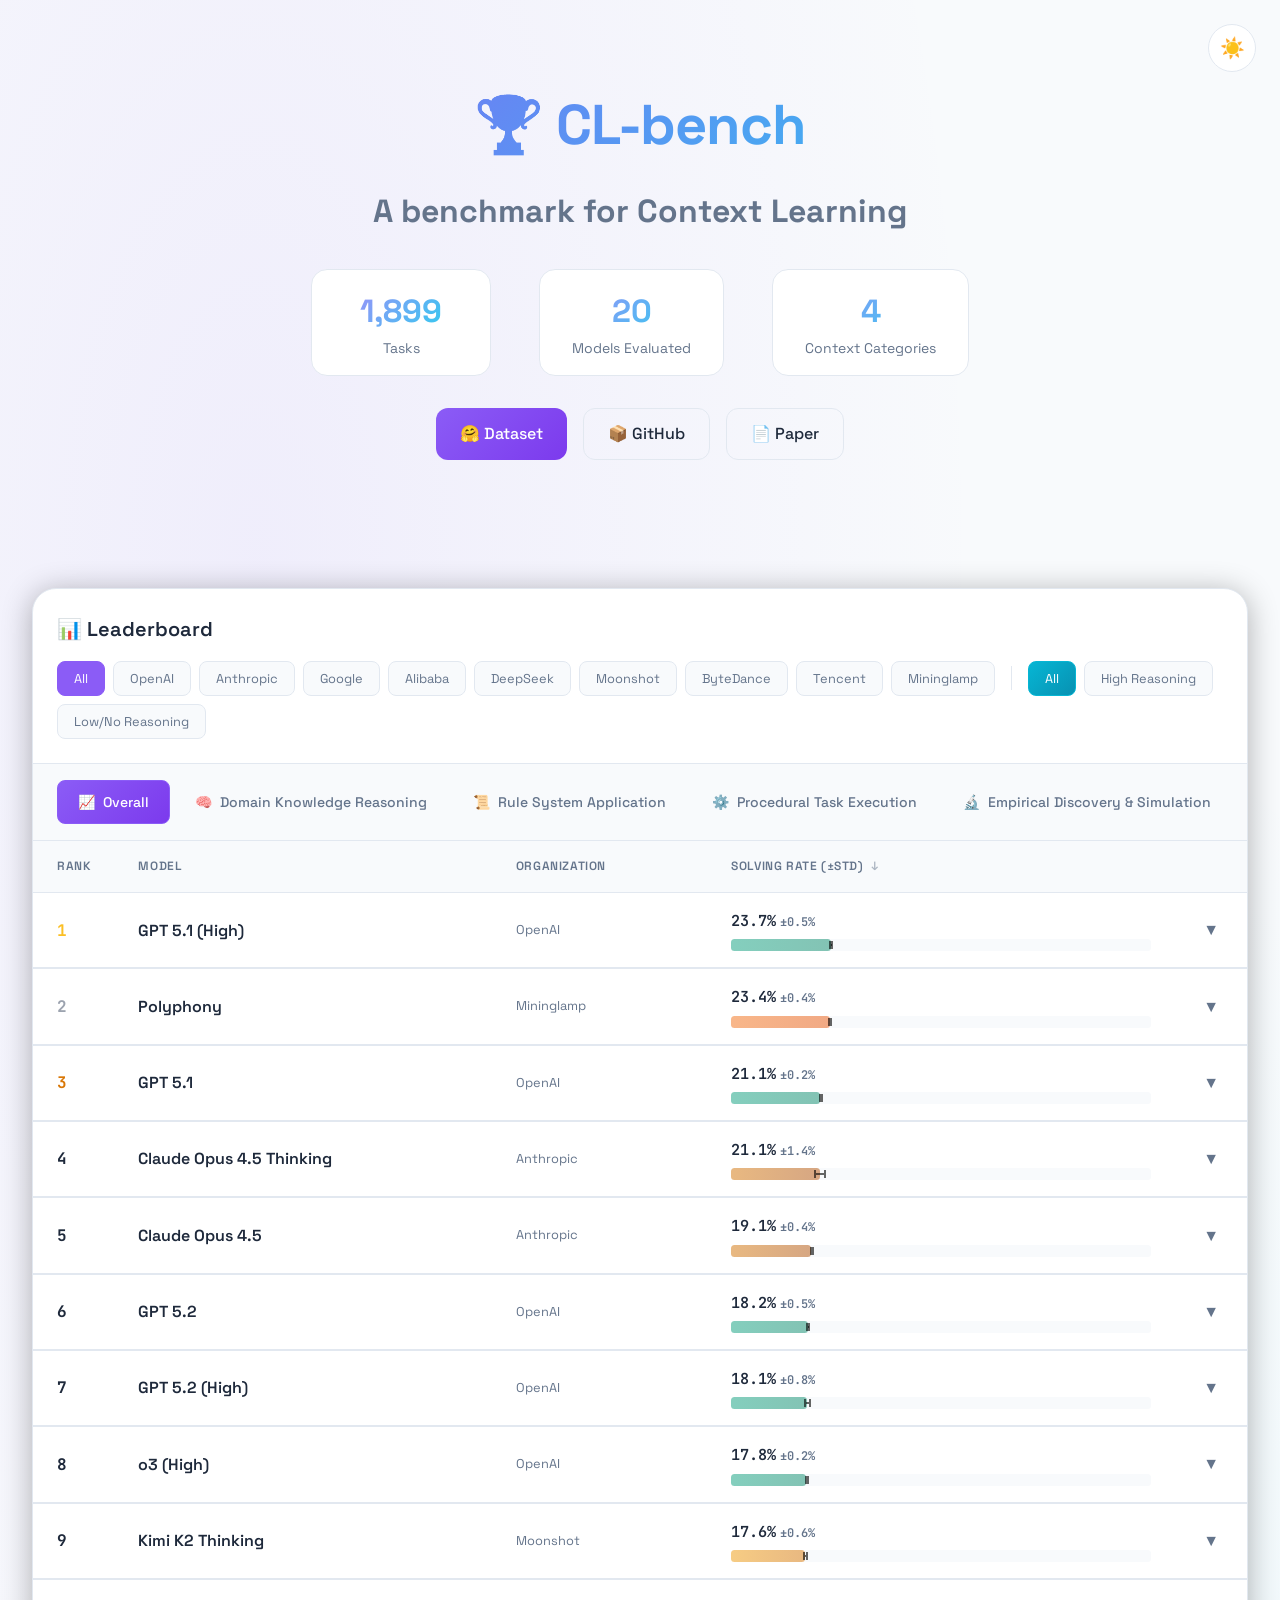
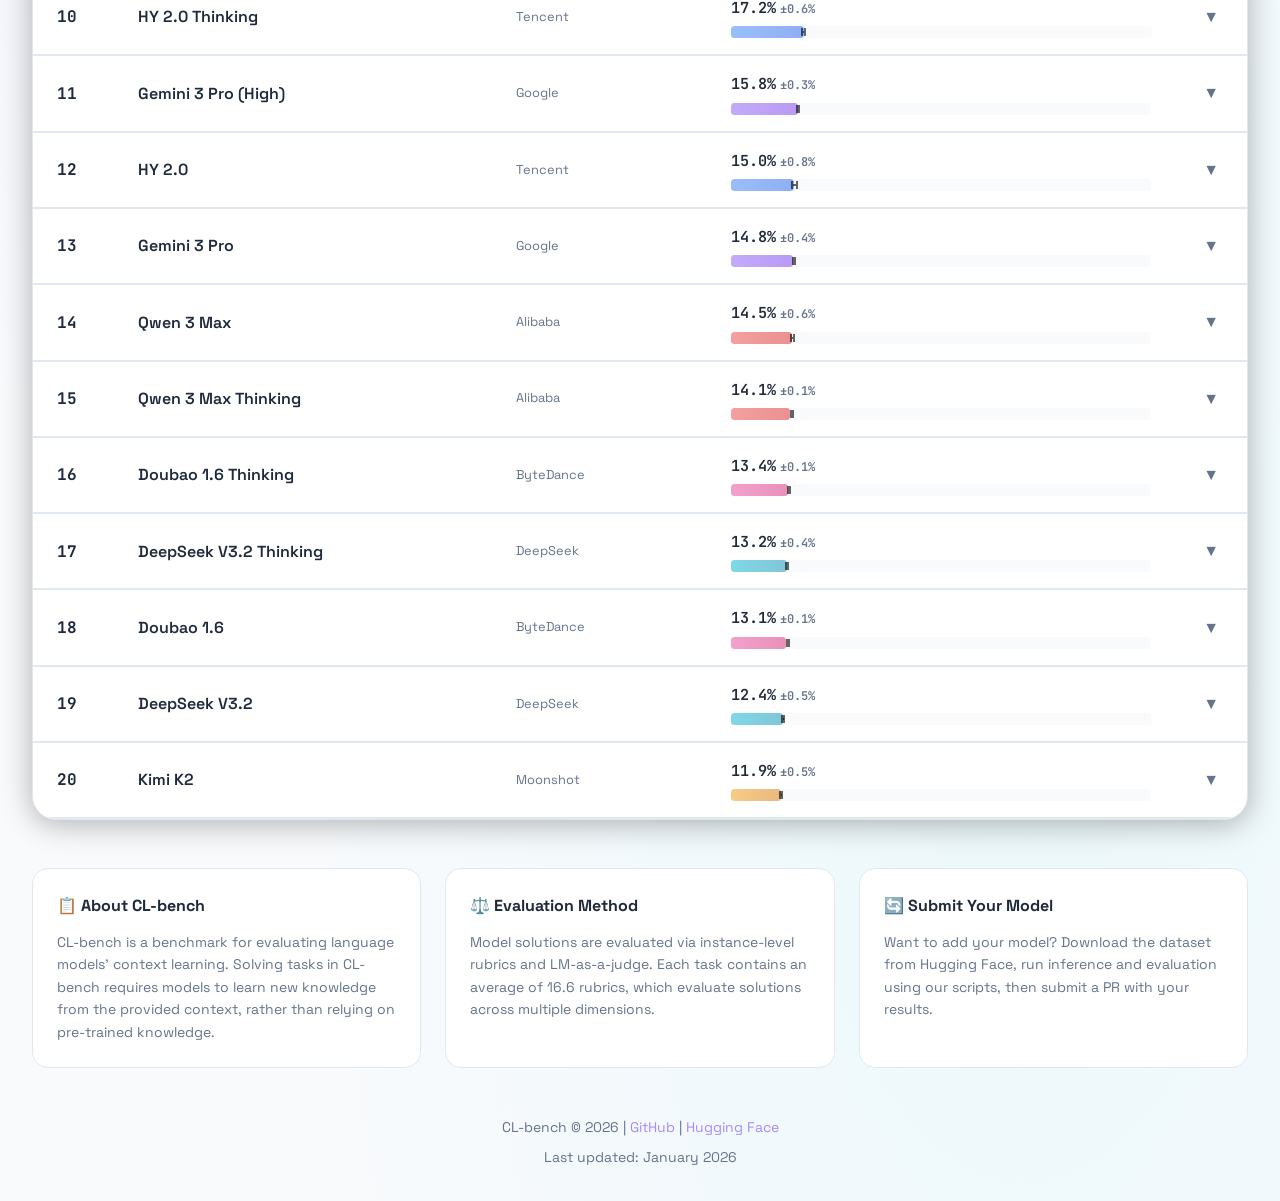
<file: leaderboard/index.html>
<!DOCTYPE html>
<html lang="en" data-theme="light">
<head>
    <meta charset="UTF-8">
    <meta name="viewport" content="width=device-width, initial-scale=1.0">
    <title>CL-bench Leaderboard</title>
    <link rel="preconnect" href="https://fonts.googleapis.com">
    <link rel="preconnect" href="https://fonts.gstatic.com" crossorigin>
    <link href="https://fonts.googleapis.com/css2?family=JetBrains+Mono:wght@400;500;600&family=Space+Grotesk:wght@400;500;600;700&display=swap" rel="stylesheet">
    <style>
        :root {
            --primary: #8b5cf6;
            --primary-dark: #7c3aed;
            --primary-light: #a78bfa;
            --bg: #0c0a1d;
            --bg-card: #1a1730;
            --bg-hover: #252140;
            --text: #f1f5f9;
            --text-secondary: #94a3b8;
            --border: #2e2a4a;
            --gold: #fbbf24;
            --silver: #9ca3af;
            --bronze: #d97706;
            --green: #10b981;
            --red: #ef4444;
            --cyan: #22d3ee;
        }

        [data-theme="light"] {
            --bg: #f8fafc;
            --bg-card: #ffffff;
            --bg-hover: #f1f5f9;
            --text: #1e293b;
            --text-secondary: #64748b;
            --border: #e2e8f0;
        }

        * {
            margin: 0;
            padding: 0;
            box-sizing: border-box;
        }

        body {
            font-family: 'Space Grotesk', -apple-system, BlinkMacSystemFont, sans-serif;
            background: var(--bg);
            color: var(--text);
            line-height: 1.6;
            min-height: 100vh;
            background-image: 
                radial-gradient(ellipse at 20% 20%, rgba(139, 92, 246, 0.08) 0%, transparent 50%),
                radial-gradient(ellipse at 80% 80%, rgba(34, 211, 238, 0.06) 0%, transparent 50%);
        }

        .container {
            max-width: 1400px;
            margin: 0 auto;
            padding: 2rem;
        }

        /* Header */
        header {
            text-align: center;
            margin-bottom: 3rem;
            padding: 3rem 0;
        }

        .logo {
            font-size: 3.5rem;
            font-weight: 700;
            background: linear-gradient(135deg, var(--primary) 0%, var(--cyan) 100%);
            -webkit-background-clip: text;
            -webkit-text-fill-color: transparent;
            background-clip: text;
            margin-bottom: 1rem;
            letter-spacing: -0.02em;
        }

        .tagline {
            font-size: 2rem;
            color: var(--text-secondary);
            max-width: 650px;
            margin: 0 auto 2rem;
        }

        .stats {
            display: flex;
            justify-content: center;
            gap: 3rem;
            margin-top: 2rem;
        }

        .stat {
            text-align: center;
            padding: 1rem 2rem;
            background: var(--bg-card);
            border-radius: 1rem;
            border: 1px solid var(--border);
            min-width: 180px;
        }

        .stat-value {
            font-size: 2rem;
            font-weight: 700;
            background: linear-gradient(135deg, var(--primary-light) 0%, var(--cyan) 100%);
            -webkit-background-clip: text;
            -webkit-text-fill-color: transparent;
            background-clip: text;
        }

        .stat-label {
            font-size: 0.875rem;
            color: var(--text-secondary);
        }

        /* Navigation */
        nav {
            display: flex;
            justify-content: center;
            gap: 1rem;
            margin-bottom: 2rem;
            flex-wrap: wrap;
        }

        .btn {
            display: inline-flex;
            align-items: center;
            gap: 0.5rem;
            padding: 0.75rem 1.5rem;
            background: linear-gradient(135deg, var(--primary) 0%, var(--primary-dark) 100%);
            color: white;
            text-decoration: none;
            border-radius: 0.75rem;
            font-weight: 500;
            transition: all 0.3s;
            border: none;
        }

        .btn:hover {
            transform: translateY(-2px);
            box-shadow: 0 8px 20px rgba(139, 92, 246, 0.4);
        }

        .btn-outline {
            background: transparent;
            border: 1px solid var(--border);
            color: var(--text);
        }

        .btn-outline:hover {
            background: var(--bg-card);
            border-color: var(--primary);
            box-shadow: 0 8px 20px rgba(139, 92, 246, 0.2);
        }

        /* Theme Toggle */
        .theme-toggle {
            position: fixed;
            top: 1.5rem;
            right: 1.5rem;
            z-index: 1000;
        }

        .theme-toggle-btn {
            display: flex;
            align-items: center;
            justify-content: center;
            width: 48px;
            height: 48px;
            background: var(--bg-card);
            border: 1px solid var(--border);
            border-radius: 50%;
            cursor: pointer;
            transition: all 0.3s;
            font-size: 1.25rem;
        }

        .theme-toggle-btn:hover {
            transform: scale(1.1);
            border-color: var(--primary);
            box-shadow: 0 4px 15px rgba(139, 92, 246, 0.3);
        }

        .theme-toggle-btn .icon-sun,
        .theme-toggle-btn .icon-moon {
            transition: opacity 0.3s, transform 0.3s;
        }

        .theme-toggle-btn .icon-sun {
            display: none;
        }

        [data-theme="light"] .theme-toggle-btn .icon-sun {
            display: block;
        }

        [data-theme="light"] .theme-toggle-btn .icon-moon {
            display: none;
        }

        /* Leaderboard */
        .leaderboard-section {
            background: var(--bg-card);
            border-radius: 1.5rem;
            overflow: hidden;
            border: 1px solid var(--border);
            box-shadow: 0 4px 30px rgba(0, 0, 0, 0.3);
        }

        .section-header {
            display: flex;
            justify-content: space-between;
            align-items: center;
            padding: 1.5rem;
            border-bottom: 1px solid var(--border);
            flex-wrap: wrap;
            gap: 1rem;
        }

        .section-title {
            font-size: 1.25rem;
            font-weight: 600;
        }

        /* Category Tabs */
        .category-tabs {
            display: flex;
            gap: 0.25rem;
            padding: 1rem 1.5rem;
            background: var(--bg);
            border-bottom: 1px solid var(--border);
            overflow-x: auto;
        }

        .category-tab {
            padding: 0.75rem 1.25rem;
            background: transparent;
            border: 1px solid transparent;
            color: var(--text-secondary);
            border-radius: 0.5rem;
            cursor: pointer;
            font-size: 0.875rem;
            font-weight: 500;
            transition: all 0.2s;
            white-space: nowrap;
            font-family: inherit;
        }

        .category-tab:hover {
            color: var(--text);
            background: var(--bg-card);
        }

        .category-tab.active {
            background: linear-gradient(135deg, var(--primary) 0%, var(--primary-dark) 100%);
            color: white;
            border-color: var(--primary);
        }

        .category-tab .tab-icon {
            margin-right: 0.5rem;
        }

        .filters {
            display: flex;
            gap: 0.5rem;
            flex-wrap: wrap;
            align-items: center;
        }

        .filter-divider {
            width: 1px;
            height: 24px;
            background: var(--border);
            margin: 0 0.5rem;
        }

        .filter-btn {
            padding: 0.5rem 1rem;
            background: var(--bg);
            border: 1px solid var(--border);
            color: var(--text-secondary);
            border-radius: 0.5rem;
            cursor: pointer;
            font-size: 0.8rem;
            transition: all 0.2s;
            font-family: inherit;
        }

        .filter-btn:hover, .filter-btn.active {
            background: var(--primary);
            border-color: var(--primary);
            color: white;
        }

        .filter-btn.reasoning-active {
            background: linear-gradient(135deg, #06b6d4 0%, #0891b2 100%);
            border-color: #06b6d4;
            color: white;
        }

        .filter-btn.reasoning-btn:hover:not(.reasoning-active) {
            background: var(--bg-hover);
            border-color: #06b6d4;
            color: var(--text);
        }

        /* Table */
        .table-container {
            overflow-x: auto;
        }

        table {
            width: 100%;
            border-collapse: collapse;
        }

        th, td {
            padding: 1rem 1.5rem;
            text-align: left;
        }

        th {
            background: var(--bg);
            font-weight: 600;
            font-size: 0.75rem;
            text-transform: uppercase;
            letter-spacing: 0.05em;
            color: var(--text-secondary);
            cursor: pointer;
            user-select: none;
            white-space: nowrap;
        }

        th:hover {
            color: var(--text);
        }

        th .sort-icon {
            margin-left: 0.25rem;
            opacity: 0.5;
        }

        th.sorted .sort-icon {
            opacity: 1;
            color: var(--primary);
        }

        tr {
            border-bottom: 1px solid var(--border);
            transition: background 0.2s;
        }

        tbody tr:hover {
            background: var(--bg-hover);
        }

        .rank {
            font-weight: 700;
            width: 60px;
            font-family: 'JetBrains Mono', monospace;
        }

        .rank-1 { color: var(--gold); }
        .rank-2 { color: var(--silver); }
        .rank-3 { color: var(--bronze); }

        .model-name {
            font-weight: 600;
        }

        .model-org {
            font-size: 0.8rem;
            color: var(--text-secondary);
        }

        .score {
            font-weight: 600;
            font-variant-numeric: tabular-nums;
            min-width: 300px;
        }

        .score-container {
            display: flex;
            flex-direction: column;
            gap: 0.375rem;
        }

        .score-text {
            display: flex;
            align-items: baseline;
            gap: 0.25rem;
            font-family: 'JetBrains Mono', monospace;
        }

        .score-value {
            font-weight: 600;
            font-size: 0.95rem;
        }

        .score-std {
            font-size: 0.75rem;
            color: var(--text-secondary);
        }

        .progress-wrapper {
            position: relative;
            width: 100%;
            height: 12px;
        }

        .progress-bg {
            position: absolute;
            top: 0;
            left: 0;
            width: 100%;
            height: 100%;
            background: var(--bg);
            border-radius: 3.5px;
        }

        .progress-bar {
            position: absolute;
            top: 0;
            left: 0;
            height: 100%;
            border-radius: 3.5px;
            transition: width 0.5s ease;
        }

        /* I-shaped error bar */
        .error-bar-container {
            position: absolute;
            top: 50%;
            transform: translateY(-50%);
            height: 16px;
            display: flex;
            align-items: center;
        }

        .error-bar-line {
            height: 2px;
            background: rgba(255, 255, 255, 0.85);
        }

        .error-bar-cap {
            width: 2px;
            height: 8px;
            background: rgba(225, 219, 219, 0.85);
            flex-shrink: 0;
        }

        [data-theme="light"] .error-bar-line {
            background: rgba(0, 0, 0, 0.6);
        }

        [data-theme="light"] .error-bar-cap {
            background: rgba(0, 0, 0, 0.6);
        }

        /* Color palette for different organizations */
        .bar-openai { background: linear-gradient(90deg, #10a37f 0%, #0d8c6c 100%); }
        .bar-anthropic { background: linear-gradient(90deg, #d97706 0%, #b45309 100%); }
        .bar-google { background: linear-gradient(90deg, #8b5cf6 0%, #7c3aed 100%); }
        .bar-alibaba { background: linear-gradient(90deg, #ef4444 0%, #dc2626 100%); }
        .bar-deepseek { background: linear-gradient(90deg, #06b6d4 0%, #0891b2 100%); }
        .bar-moonshot { background: linear-gradient(90deg, #f59e0b 0%, #d97706 100%); }
        .bar-bytedance { background: linear-gradient(90deg, #ec4899 0%, #db2777 100%); }
        .bar-tencent { background: linear-gradient(90deg, #3b82f6 0%, #2563eb 100%); }
        .bar-mininglamp { background: linear-gradient(90deg, #f97316 0%, #ea580c 100%); }

        /* Light mode: softer progress bars */
        [data-theme="light"] .progress-bar {
            opacity: 0.5;
        }

        [data-theme="light"] .mini-bar-fill {
            opacity: 0.5;
        }

        /* Mini category bars for expanded view */
        .mini-scores {
            display: none;
            grid-template-columns: repeat(4, 1fr);
            gap: 1rem;
            padding: 1rem 1.5rem;
            background: var(--bg);
            border-top: 1px solid var(--border);
        }

        .mini-scores.visible {
            display: grid;
        }

        .mini-score {
            background: var(--bg-card);
            padding: 0.75rem;
            border-radius: 0.5rem;
            border: 1px solid var(--border);
        }

        .mini-score-label {
            font-size: 0.7rem;
            color: var(--text-secondary);
            margin-bottom: 0.25rem;
            text-transform: uppercase;
            letter-spacing: 0.03em;
        }

        .mini-score-value {
            font-family: 'JetBrains Mono', monospace;
            font-size: 0.9rem;
            font-weight: 600;
        }

        .mini-bar {
            height: 4px;
            background: var(--bg);
            border-radius: 2px;
            margin-top: 0.5rem;
            overflow: hidden;
        }

        .mini-bar-fill {
            height: 100%;
            border-radius: 2px;
            transition: width 0.3s ease;
        }

        /* About Section */
        .about-section {
            margin-top: 3rem;
            display: grid;
            grid-template-columns: repeat(auto-fit, minmax(300px, 1fr));
            gap: 1.5rem;
        }

        .about-card {
            background: var(--bg-card);
            border: 1px solid var(--border);
            border-radius: 1rem;
            padding: 1.5rem;
            transition: all 0.3s;
        }

        .about-card:hover {
            border-color: var(--primary);
            transform: translateY(-2px);
        }

        .about-card h3 {
            font-size: 1rem;
            margin-bottom: 0.75rem;
            display: flex;
            align-items: center;
            gap: 0.5rem;
        }

        .about-card p {
            color: var(--text-secondary);
            font-size: 0.875rem;
        }

        /* Footer */
        footer {
            text-align: center;
            padding: 3rem 0 0 0;
            color: var(--text-secondary);
            font-size: 0.875rem;
        }

        footer a {
            color: var(--primary-light);
            text-decoration: none;
        }

        footer a:hover {
            text-decoration: underline;
        }

        /* Expand button */
        .expand-btn {
            background: none;
            border: none;
            color: var(--text-secondary);
            cursor: pointer;
            padding: 0.25rem;
            transition: all 0.2s;
            font-size: 1rem;
        }

        .expand-btn:hover {
            color: var(--primary);
        }

        .expand-btn.expanded {
            transform: rotate(180deg);
        }

        /* Responsive */
        @media (max-width: 768px) {
            .container {
                padding: 1rem;
            }

            .logo {
                font-size: 2.5rem;
            }

            .stats {
                gap: 1rem;
                flex-wrap: wrap;
            }

            .stat {
                padding: 0.75rem 1.25rem;
            }

            th, td {
                padding: 0.75rem 1rem;
            }

            .category-tabs {
                padding: 0.75rem 1rem;
            }

            .mini-scores {
                grid-template-columns: repeat(2, 1fr);
            }
        }
    </style>
</head>
<body>
    <!-- Theme Toggle Button -->
    <div class="theme-toggle">
        <button class="theme-toggle-btn" onclick="toggleTheme()" title="切换日间/夜间模式">
            <span class="icon-moon">🌙</span>
            <span class="icon-sun">☀️</span>
        </button>
    </div>

    <div class="container">
        <header>
            <h1 class="logo">🏆 CL-bench</h1>
            <h2 class="tagline">A benchmark for Context Learning</h2>
            
            <div class="stats">
                <div class="stat">
                    <div class="stat-value">1,899</div>
                    <div class="stat-label">Tasks</div>
                </div>
                <div class="stat">
                    <div class="stat-value" id="model-count">19</div>
                    <div class="stat-label">Models Evaluated</div>
                </div>
                <div class="stat">
                    <div class="stat-value">4</div>
                    <div class="stat-label">Context Categories</div>
                </div>
            </div>

            <nav style="margin-top: 2rem;">
                <a href="https://huggingface.co/datasets/tencent/CL-bench" class="btn" target="_blank">
                    🤗 Dataset
                </a>
                <a href="https://github.com/Tencent-Hunyuan/CL-bench" class="btn btn-outline" target="_blank">
                    📦 GitHub
                </a>
                <a href="TBD" class="btn btn-outline" target="_blank">
                    📄 Paper
                </a>
            </nav>
        </header>

        <section class="leaderboard-section">
            <div class="section-header">
                <h2 class="section-title">📊 Leaderboard</h2>
                <div class="filters">
                    <button class="filter-btn active" data-filter="all">All</button>
                    <button class="filter-btn" data-filter="OpenAI">OpenAI</button>
                    <button class="filter-btn" data-filter="Anthropic">Anthropic</button>
                    <button class="filter-btn" data-filter="Google">Google</button>
                    <button class="filter-btn" data-filter="Alibaba">Alibaba</button>
                    <button class="filter-btn" data-filter="DeepSeek">DeepSeek</button>
                    <button class="filter-btn" data-filter="Moonshot">Moonshot</button>
                    <button class="filter-btn" data-filter="ByteDance">ByteDance</button>
                    <button class="filter-btn" data-filter="Tencent">Tencent</button>
                    <button class="filter-btn" data-filter="Mininglamp">Mininglamp</button>
                    <div class="filter-divider"></div>
                    <button class="filter-btn reasoning-btn reasoning-active" data-reasoning="all">All</button>
                    <button class="filter-btn reasoning-btn" data-reasoning="high">High Reasoning</button>
                    <button class="filter-btn reasoning-btn" data-reasoning="low">Low/No Reasoning</button>
                </div>
            </div>

            <!-- Category Tabs -->
            <div class="category-tabs">
                <button class="category-tab active" data-category="overall">
                    <span class="tab-icon">📈</span>Overall
                </button>
                <button class="category-tab" data-category="domain">
                    <span class="tab-icon">🧠</span>Domain Knowledge Reasoning
                </button>
                <button class="category-tab" data-category="rule">
                    <span class="tab-icon">📜</span>Rule System Application
                </button>
                <button class="category-tab" data-category="procedural">
                    <span class="tab-icon">⚙️</span>Procedural Task Execution
                </button>
                <button class="category-tab" data-category="pattern">
                    <span class="tab-icon">🔬</span>Empirical Discovery & Simulation
                </button>
            </div>
            
            <div class="table-container">
                <table id="leaderboard">
                    <thead>
                        <tr>
                            <th>Rank</th>
                            <th>Model</th>
                            <th>Organization</th>
                            <th data-sort="score" id="score-header">Solving Rate (±std) <span class="sort-icon">↓</span></th>
                            <th style="width: 40px;"></th>
                        </tr>
                    </thead>
                    <tbody id="leaderboard-body">
                        <!-- Data will be inserted here -->
                    </tbody>
                </table>
            </div>
        </section>

        <section class="about-section">
            <div class="about-card">
                <h3>📋 About CL-bench</h3>
                <p>CL-bench is a benchmark for evaluating language models' context learning. Solving tasks in CL-bench requires models to learn new knowledge from the provided context, rather than relying on pre-trained knowledge.</p>
            </div>
            <div class="about-card">
                <h3>⚖️ Evaluation Method</h3>
                <p>Model solutions are evaluated via instance-level rubrics and LM-as-a-judge. Each task contains an average of 16.6 rubrics, which evaluate solutions across multiple dimensions.</p>
            </div>
            <div class="about-card">
                <h3>🔄 Submit Your Model</h3>
                <p>Want to add your model? Download the dataset from Hugging Face, run inference and evaluation using our scripts, then submit a PR with your results.</p>
            </div>
        </section>

        <footer>
            <p>CL-bench © 2026 | <a href="https://github.com/Tencent-Hunyuan/CL-bench"  target="_blank">GitHub</a> | <a href="https://huggingface.co/datasets/tencent/CL-bench"  target="_blank">Hugging Face</a></p>
            <p style="margin-top: 0.5rem;">Last updated: January 2026</p>
        </footer>
    </div>

    <script>
        // Theme toggle functionality
        function toggleTheme() {
            const html = document.documentElement;
            const currentTheme = html.getAttribute('data-theme');
            const newTheme = currentTheme === 'light' ? 'dark' : 'light';
            
            if (newTheme === 'dark') {
                html.removeAttribute('data-theme');
            } else {
                html.setAttribute('data-theme', newTheme);
            }
            
            // Save preference to localStorage
            localStorage.setItem('theme', newTheme);
        }

        // Load saved theme on page load
        (function() {
            const savedTheme = localStorage.getItem('theme');
            if (savedTheme === 'light') {
                document.documentElement.setAttribute('data-theme', 'light');
            }
        })();

        // Complete leaderboard data with context category scores
        const leaderboardData = [
            { model: "GPT 5.1 (High)", org: "OpenAI", overall: 0.237, overall_std: 0.005, domain: 0.253, domain_std: 0.013, rule: 0.237, rule_std: 0.013, procedural: 0.238, procedural_std: 0.014, pattern: 0.181, pattern_std: 0.031 },
            { model: "GPT 5.1", org: "OpenAI", overall: 0.211, overall_std: 0.002, domain: 0.224, domain_std: 0.007, rule: 0.210, rule_std: 0.007, procedural: 0.228, procedural_std: 0.013, pattern: 0.136, pattern_std: 0.010 },
            { model: "Claude Opus 4.5 Thinking", org: "Anthropic", overall: 0.211, overall_std: 0.014, domain: 0.237, domain_std: 0.012, rule: 0.190, rule_std: 0.015, procedural: 0.226, procedural_std: 0.015, pattern: 0.151, pattern_std: 0.023 },
            { model: "Claude Opus 4.5", org: "Anthropic", overall: 0.191, overall_std: 0.004, domain: 0.210, domain_std: 0.005, rule: 0.191, rule_std: 0.004, procedural: 0.195, procedural_std: 0.016, pattern: 0.114, pattern_std: 0.013 },
            { model: "GPT 5.2 (High)", org: "OpenAI", overall: 0.181, overall_std: 0.008, domain: 0.186, domain_std: 0.009, rule: 0.172, rule_std: 0.013, procedural: 0.214, procedural_std: 0.011, pattern: 0.117, pattern_std: 0.018 },
            { model: "GPT 5.2", org: "OpenAI", overall: 0.182, overall_std: 0.005, domain: 0.195, domain_std: 0.015, rule: 0.180, rule_std: 0.019, procedural: 0.191, procedural_std: 0.011, pattern: 0.121, pattern_std: 0.015 },
            { model: "o3 (High)", org: "OpenAI", overall: 0.178, overall_std: 0.002, domain: 0.180, domain_std: 0.014, rule: 0.176, rule_std: 0.011, procedural: 0.195, procedural_std: 0.004, pattern: 0.137, pattern_std: 0.008 },
            { model: "Kimi K2 Thinking", org: "Moonshot", overall: 0.176, overall_std: 0.006, domain: 0.187, domain_std: 0.006, rule: 0.170, rule_std: 0.015, procedural: 0.188, procedural_std: 0.007, pattern: 0.126, pattern_std: 0.040 },
            { model: "HY 2.0 Thinking", org: "Tencent", overall: 0.172, overall_std: 0.006, domain: 0.180, domain_std: 0.010, rule: 0.173, rule_std: 0.005, procedural: 0.194, procedural_std: 0.011, pattern: 0.089, pattern_std: 0.003 },
            { model: "Gemini 3 Pro (High)", org: "Google", overall: 0.158, overall_std: 0.003, domain: 0.155, domain_std: 0.011, rule: 0.177, rule_std: 0.017, procedural: 0.164, procedural_std: 0.016, pattern: 0.101, pattern_std: 0.031 },
            { model: "HY 2.0", org: "Tencent", overall: 0.150, overall_std: 0.008, domain: 0.143, domain_std: 0.009, rule: 0.163, rule_std: 0.009, procedural: 0.173, procedural_std: 0.011, pattern: 0.085, pattern_std: 0.009 },
            { model: "Gemini 3 Pro", org: "Google", overall: 0.148, overall_std: 0.004, domain: 0.139, domain_std: 0.003, rule: 0.165, rule_std: 0.007, procedural: 0.155, procedural_std: 0.014, pattern: 0.112, pattern_std: 0.010 },
            { model: "Qwen 3 Max", org: "Alibaba", overall: 0.145, overall_std: 0.006, domain: 0.146, domain_std: 0.010, rule: 0.161, rule_std: 0.006, procedural: 0.149, procedural_std: 0.016, pattern: 0.089, pattern_std: 0.015 },
            { model: "Qwen 3 Max Thinking", org: "Alibaba", overall: 0.141, overall_std: 0.001, domain: 0.135, domain_std: 0.005, rule: 0.156, rule_std: 0.010, procedural: 0.152, procedural_std: 0.014, pattern: 0.090, pattern_std: 0.010 },
            { model: "Doubao 1.6 Thinking", org: "ByteDance", overall: 0.134, overall_std: 0.001, domain: 0.137, domain_std: 0.001, rule: 0.142, rule_std: 0.014, procedural: 0.139, procedural_std: 0.015, pattern: 0.094, pattern_std: 0.003 },
            { model: "DeepSeek V3.2 Thinking", org: "DeepSeek", overall: 0.132, overall_std: 0.004, domain: 0.136, domain_std: 0.006, rule: 0.138, rule_std: 0.006, procedural: 0.142, procedural_std: 0.001, pattern: 0.080, pattern_std: 0.015 },
            { model: "Doubao 1.6", org: "ByteDance", overall: 0.131, overall_std: 0.001, domain: 0.119, domain_std: 0.005, rule: 0.147, rule_std: 0.007, procedural: 0.151, procedural_std: 0.005, pattern: 0.079, pattern_std: 0.008 },
            { model: "DeepSeek V3.2", org: "DeepSeek", overall: 0.124, overall_std: 0.005, domain: 0.123, domain_std: 0.008, rule: 0.134, rule_std: 0.010, procedural: 0.135, procedural_std: 0.004, pattern: 0.070, pattern_std: 0.005 },
            { model: "Kimi K2", org: "Moonshot", overall: 0.119, overall_std: 0.005, domain: 0.123, domain_std: 0.011, rule: 0.127, rule_std: 0.005, procedural: 0.132, procedural_std: 0.011, pattern: 0.057, pattern_std: 0.008 },
            { model: "Polyphony", org: "Mininglamp", overall: 0.234, overall_std: 0.004, domain: 0.251, domain_std: 0.010, rule: 0.227, rule_std: 0.005, procedural: 0.267, procedural_std: 0.009, pattern: 0.117, pattern_std: 0.006 },
        ];

        // Category display mapping
        const categoryLabels = {
            overall: "Overall",
            domain: "Domain Knowledge Reasoning",
            rule: "Rule System Application",
            procedural: "Procedural Task Execution",
            pattern: "Empirical Discovery & Simulation"
        };

        let currentData = [...leaderboardData];
        let currentCategory = 'overall';
        let sortColumn = 'score';
        let sortDirection = 'desc';
        let expandedRows = new Set();
        let currentOrgFilter = 'all';
        let currentReasoningFilter = 'all';

        // Check if a model is high reasoning (has "Thinking" or "(High)" in name)
        function isHighReasoning(modelName) {
            return modelName.includes('Thinking') || modelName.includes('(High)');
        }

        // Apply both org and reasoning filters
        function applyFilters() {
            let filtered = [...leaderboardData];
            
            // Apply org filter
            if (currentOrgFilter !== 'all') {
                filtered = filtered.filter(d => d.org === currentOrgFilter);
            }
            
            // Apply reasoning filter
            if (currentReasoningFilter === 'high') {
                filtered = filtered.filter(d => isHighReasoning(d.model));
            } else if (currentReasoningFilter === 'low') {
                filtered = filtered.filter(d => !isHighReasoning(d.model));
            }
            
            currentData = filtered;
            renderLeaderboard(currentData);
        }

        function getScoreForCategory(item, category) {
            return { value: item[category], std: item[category + '_std'] };
        }

        function renderLeaderboard(data) {
            const tbody = document.getElementById('leaderboard-body');
            
            // Sort data by current category score
            data.sort((a, b) => {
                const aVal = a[currentCategory];
                const bVal = b[currentCategory];
                
                if (sortDirection === 'asc') {
                    return aVal - bVal;
                } else {
                    return bVal - aVal;
                }
            });

            // Max score for scaling (use 100% for accurate visualization)
            const maxScore = 1.0;
            
            // Organization to color class mapping
            const orgColorMap = {
                'OpenAI': 'bar-openai',
                'Anthropic': 'bar-anthropic',
                'Google': 'bar-google',
                'Alibaba': 'bar-alibaba',
                'DeepSeek': 'bar-deepseek',
                'Moonshot': 'bar-moonshot',
                'ByteDance': 'bar-bytedance',
                'Tencent': 'bar-tencent',
                'Mininglamp': 'bar-mininglamp'
            };

            tbody.innerHTML = data.map((item, index) => {
                const rank = index + 1;
                const rankClass = rank <= 3 ? `rank-${rank}` : '';
                const score = getScoreForCategory(item, currentCategory);
                const barWidth = Math.min((score.value / maxScore) * 100, 100);
                const stdWidth = (score.std / maxScore) * 100;
                const errorBarLeft = Math.max(barWidth - stdWidth, 0);
                const errorBarWidth = stdWidth * 2;
                const barColorClass = orgColorMap[item.org] || 'bar-openai';
                const isExpanded = expandedRows.has(item.model);
                
                // Mini scores for expanded view
                const categories = ['domain', 'rule', 'procedural', 'pattern'];
                const miniScoresHtml = categories.map(cat => {
                    const catScore = getScoreForCategory(item, cat);
                    const catBarWidth = Math.min((catScore.value / maxScore) * 100, 100);
                    return `
                        <div class="mini-score">
                            <div class="mini-score-label">${categoryLabels[cat]}</div>
                            <div class="mini-score-value">${(catScore.value * 100).toFixed(1)}% <span style="color: var(--text-secondary); font-size: 0.7rem;">±${(catScore.std * 100).toFixed(1)}%</span></div>
                            <div class="mini-bar">
                                <div class="mini-bar-fill ${barColorClass}" style="width: ${catBarWidth}%"></div>
                            </div>
                        </div>
                    `;
                }).join('');
                
                return `
                    <tr data-model="${item.model}">
                        <td class="rank ${rankClass}">${rank}</td>
                        <td class="model-name">${item.model}</td>
                        <td class="model-org">${item.org}</td>
                        <td class="score">
                            <div class="score-container">
                                <div class="score-text">
                                    <span class="score-value">${(score.value * 100).toFixed(1)}%</span>
                                    <span class="score-std">±${(score.std * 100).toFixed(1)}%</span>
                                </div>
                                <div class="progress-wrapper">
                                    <div class="progress-bg"></div>
                                    <div class="progress-bar ${barColorClass}" style="width: ${barWidth}%"></div>
                                    <div class="error-bar-container" style="left: ${errorBarLeft}%; width: ${errorBarWidth}%">
                                        <div class="error-bar-cap"></div>
                                        <div class="error-bar-line" style="flex: 1"></div>
                                        <div class="error-bar-cap"></div>
                                    </div>
                                </div>
                            </div>
                        </td>
                        <td>
                            <button class="expand-btn ${isExpanded ? 'expanded' : ''}" onclick="toggleExpand('${item.model}')">▼</button>
                        </td>
                    </tr>
                    <tr class="mini-scores-row" data-model="${item.model}">
                        <td colspan="5" style="padding: 0;">
                            <div class="mini-scores ${isExpanded ? 'visible' : ''}">
                                ${miniScoresHtml}
                            </div>
                        </td>
                    </tr>
                `;
            }).join('');

            document.getElementById('model-count').textContent = data.length;
        }

        function toggleExpand(modelName) {
            if (expandedRows.has(modelName)) {
                expandedRows.delete(modelName);
            } else {
                expandedRows.add(modelName);
            }
            renderLeaderboard(currentData);
        }

        // Category tab functionality
        document.querySelectorAll('.category-tab').forEach(tab => {
            tab.addEventListener('click', () => {
                document.querySelectorAll('.category-tab').forEach(t => t.classList.remove('active'));
                tab.classList.add('active');
                
                currentCategory = tab.dataset.category;
                document.getElementById('score-header').innerHTML = `${categoryLabels[currentCategory]} (±std) <span class="sort-icon">↓</span>`;
                
                renderLeaderboard(currentData);
            });
        });

        // Org filter functionality
        document.querySelectorAll('.filter-btn[data-filter]').forEach(btn => {
            btn.addEventListener('click', () => {
                document.querySelectorAll('.filter-btn[data-filter]').forEach(b => b.classList.remove('active'));
                btn.classList.add('active');
                
                currentOrgFilter = btn.dataset.filter;
                applyFilters();
            });
        });

        // Reasoning filter functionality
        document.querySelectorAll('.filter-btn[data-reasoning]').forEach(btn => {
            btn.addEventListener('click', () => {
                document.querySelectorAll('.filter-btn[data-reasoning]').forEach(b => b.classList.remove('reasoning-active'));
                btn.classList.add('reasoning-active');
                
                currentReasoningFilter = btn.dataset.reasoning;
                applyFilters();
            });
        });

        // Sort functionality
        document.querySelectorAll('th[data-sort]').forEach(th => {
            th.addEventListener('click', () => {
                const column = th.dataset.sort;
                
                if (column === sortColumn) {
                    sortDirection = sortDirection === 'asc' ? 'desc' : 'asc';
                } else {
                    sortColumn = column;
                    sortDirection = column === 'score' ? 'desc' : 'asc';
                }
                
                // Update sort indicators
                document.querySelectorAll('th').forEach(t => {
                    t.classList.remove('sorted');
                    const icon = t.querySelector('.sort-icon');
                    if (icon) icon.textContent = '↕';
                });
                th.classList.add('sorted');
                const icon = th.querySelector('.sort-icon');
                if (icon) icon.textContent = sortDirection === 'asc' ? '↑' : '↓';
                
                renderLeaderboard(currentData);
            });
        });

        // Initial render
        renderLeaderboard(currentData);
    </script>
</body>
</html>
</file>
